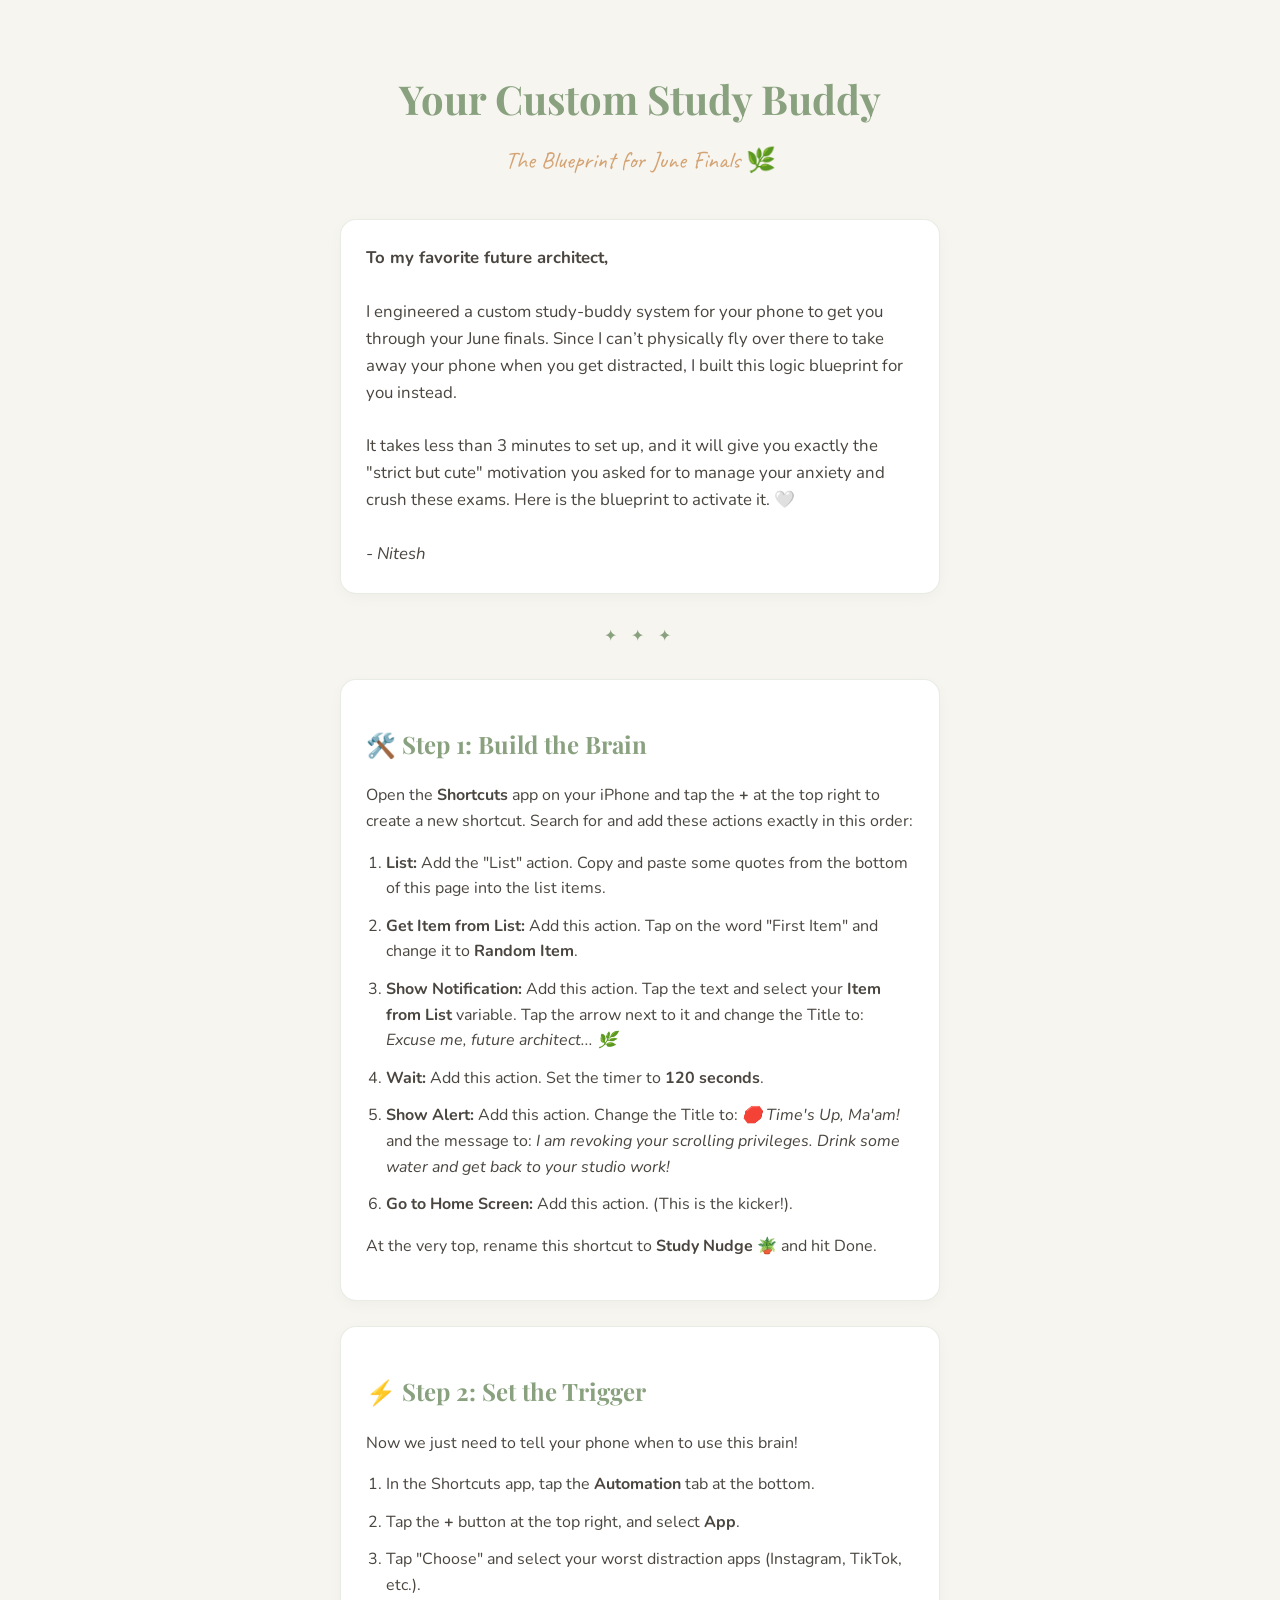
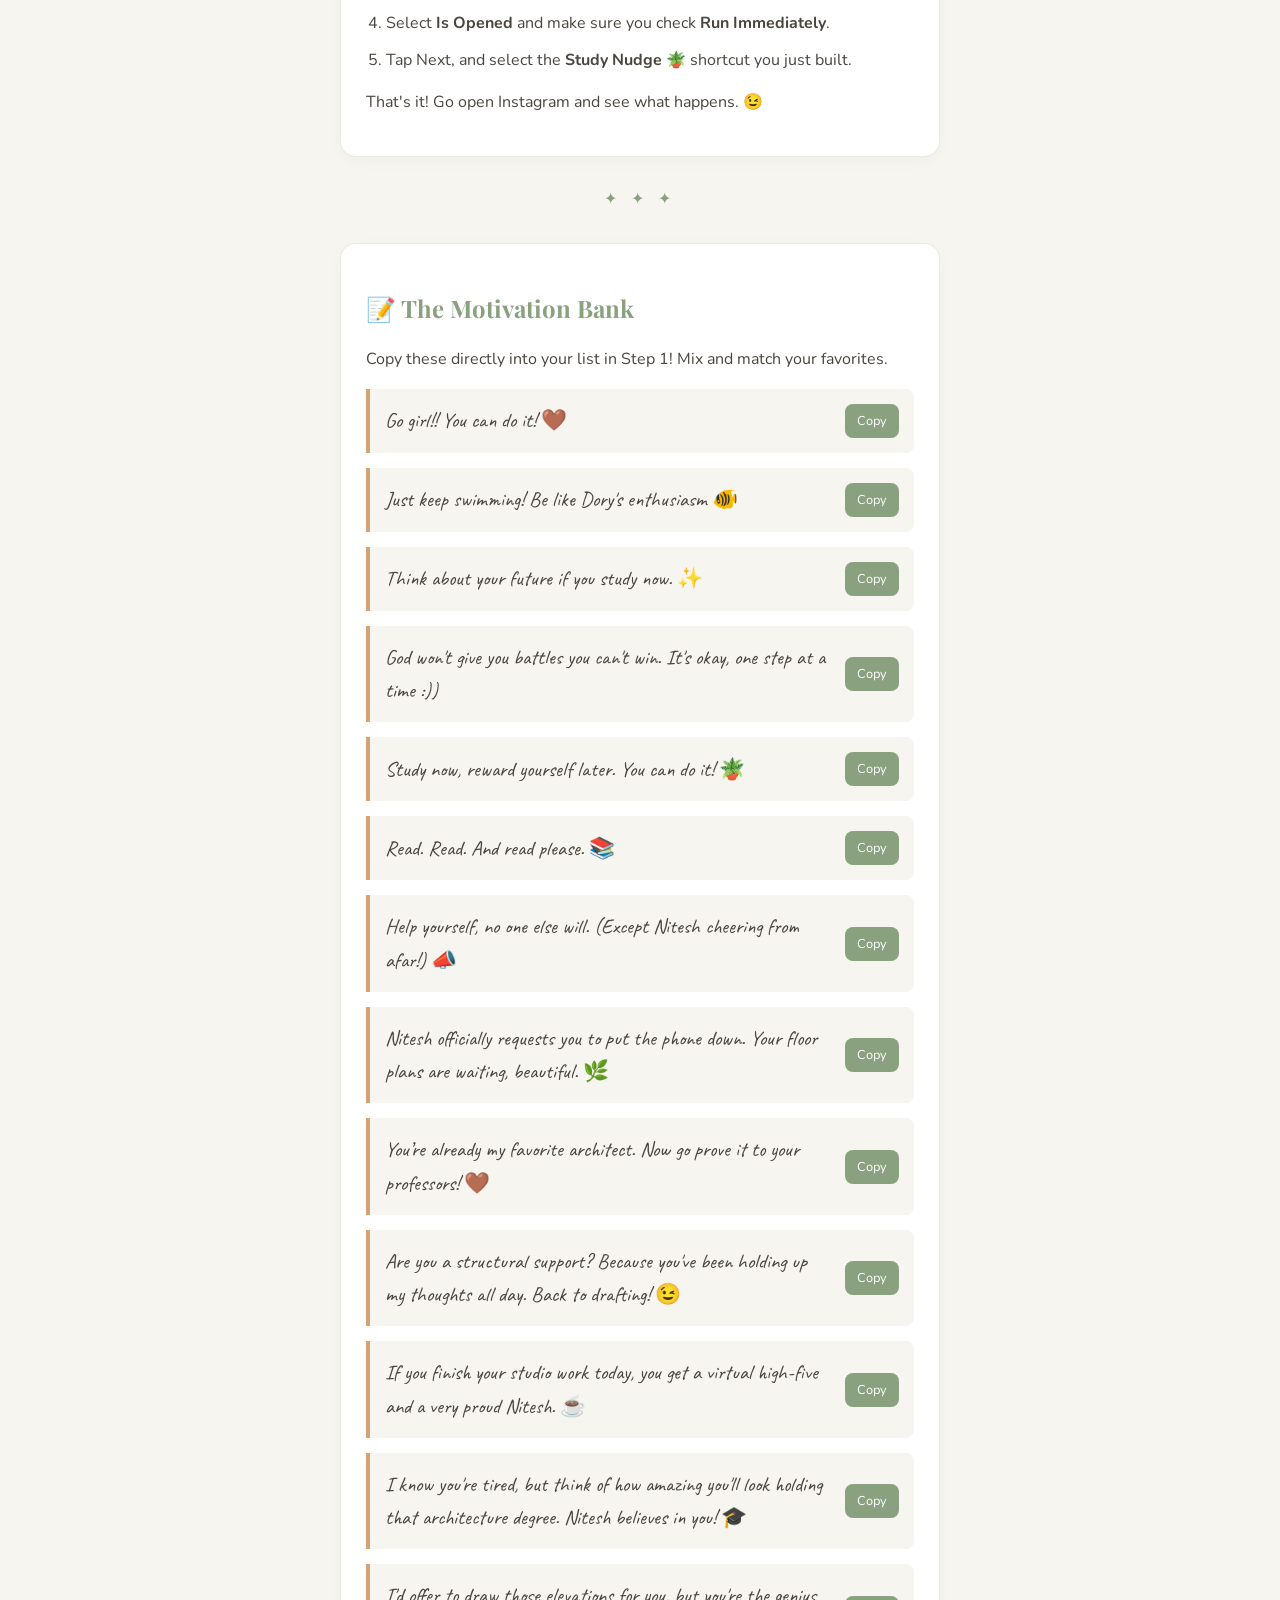
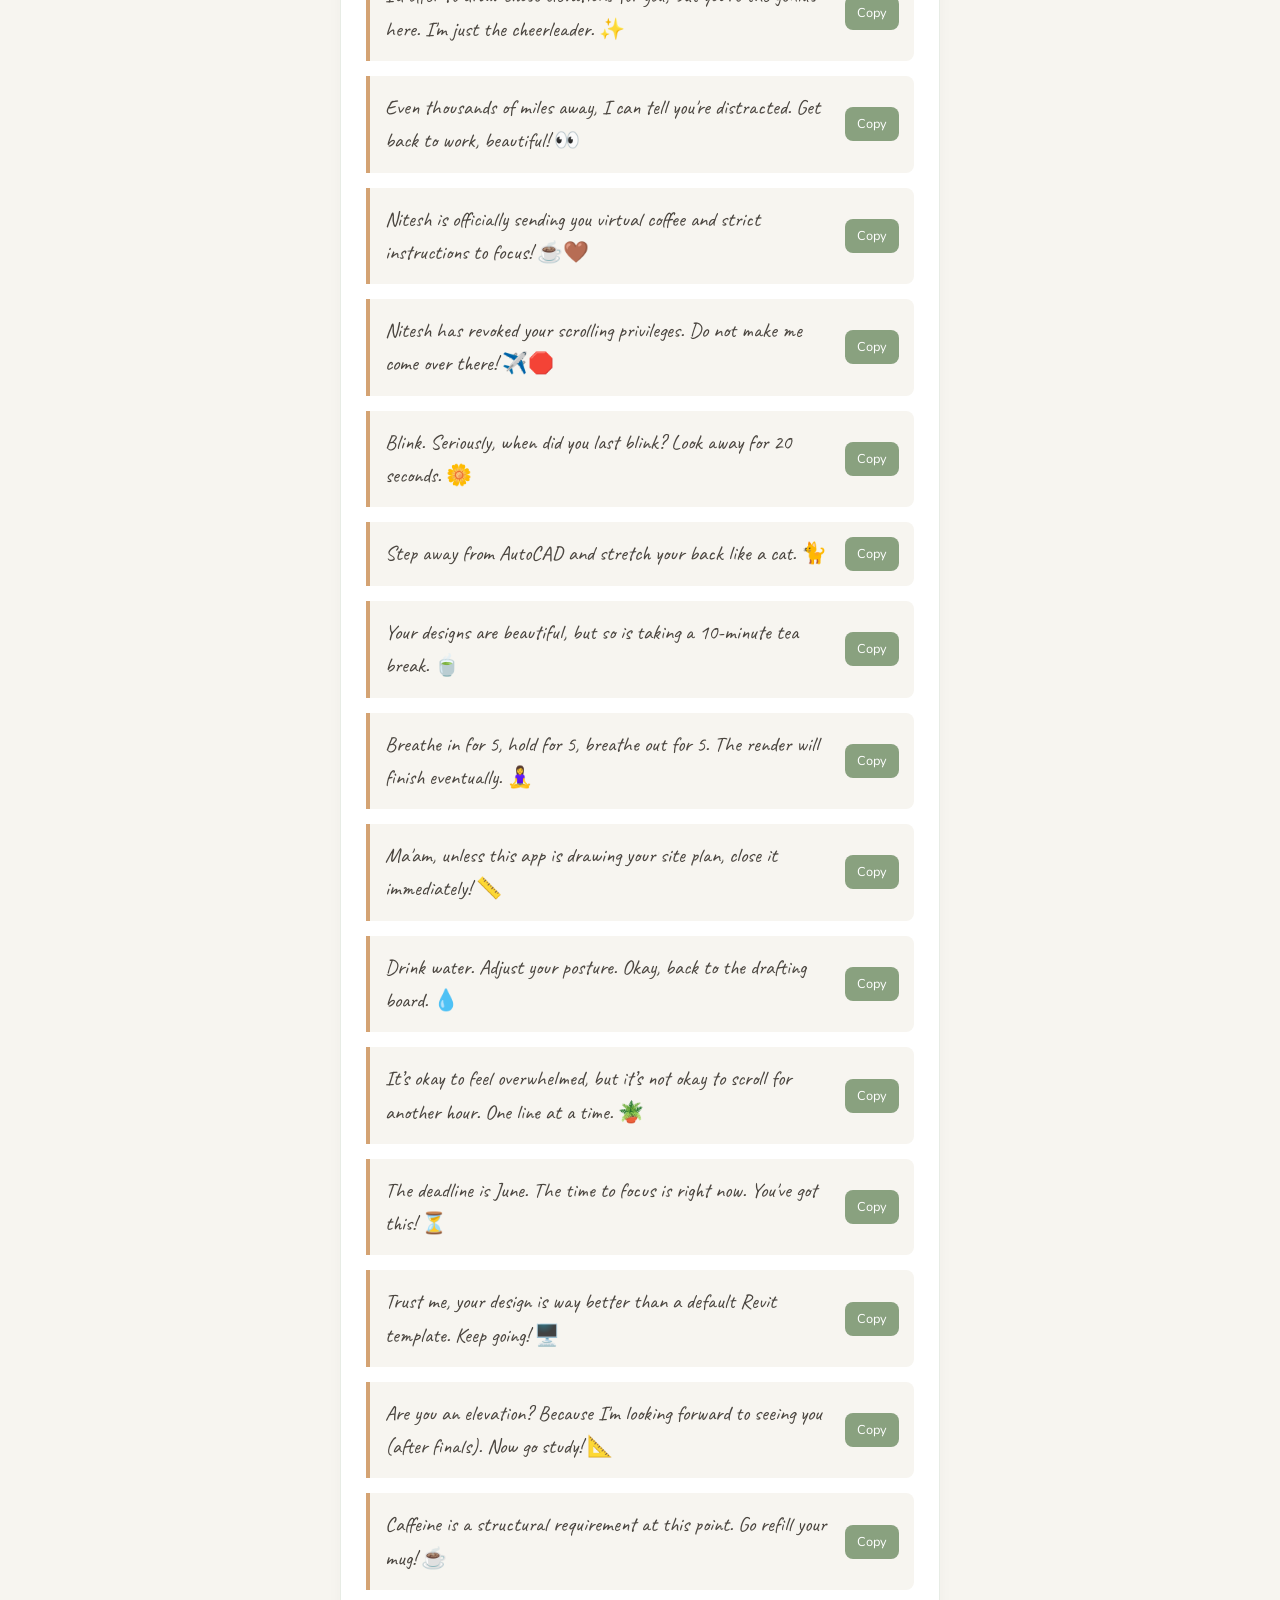
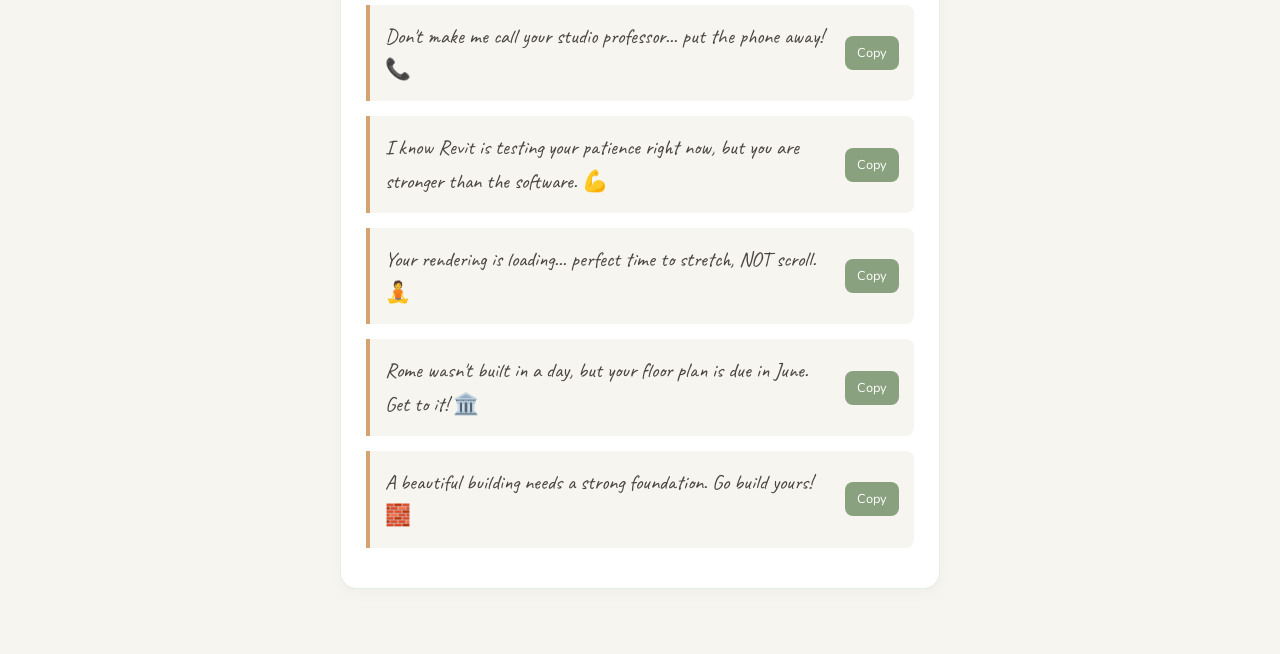
<file: surprise.html>
<!DOCTYPE html>
<html lang="en">
<head>
    <meta charset="UTF-8">
    <meta name="viewport" content="width=device-width, initial-scale=1.0">
    <title>Your Custom Study-Buddy System 🪴</title>
    <link rel="preconnect" href="https://fonts.googleapis.com">
    <link rel="preconnect" href="https://fonts.gstatic.com" crossorigin>
    <link href="https://fonts.googleapis.com/css2?family=Caveat:wght@400;600&family=Playfair+Display:ital,wght@0,400;0,600;1,400&family=Nunito:wght@300;400;600&display=swap" rel="stylesheet">
    <style>
        :root {
            --bg-color: #F7F5F0; /* Warm cream */
            --text-main: #4A453F; /* Earthy brown/grey */
            --accent-green: #89A17F; /* Sage green */
            --accent-orange: #D4A373; /* Muted terracotta */
            --card-bg: #FFFFFF;
        }

        body {
            background-color: var(--bg-color);
            color: var(--text-main);
            font-family: 'Nunito', sans-serif;
            line-height: 1.6;
            margin: 0;
            padding: 0;
            display: flex;
            justify-content: center;
        }

        .container {
            max-width: 600px;
            padding: 40px 20px;
        }

        h1, h2, h3 {
            font-family: 'Playfair Display', serif;
            color: var(--accent-green);
        }

        h1 {
            font-size: 2.5rem;
            text-align: center;
            margin-bottom: 10px;
        }

        .subtitle {
            text-align: center;
            font-family: 'Caveat', cursive;
            font-size: 1.5rem;
            color: var(--accent-orange);
            margin-bottom: 40px;
        }

        .card {
            background-color: var(--card-bg);
            border-radius: 16px;
            padding: 25px;
            margin-bottom: 25px;
            box-shadow: 0 4px 15px rgba(0,0,0,0.03);
            border: 1px solid rgba(137, 161, 127, 0.2);
        }

        .intro-text {
            font-size: 1.05rem;
            margin-bottom: 20px;
        }

        ol {
            padding-left: 20px;
        }

        li {
            margin-bottom: 12px;
        }

        .quote-box {
            background-color: var(--bg-color);
            border-left: 4px solid var(--accent-orange);
            padding: 15px;
            border-radius: 0 8px 8px 0;
            margin-bottom: 15px;
            display: flex;
            justify-content: space-between;
            align-items: center;
            font-family: 'Caveat', cursive;
            font-size: 1.3rem;
            gap: 15px;
        }

        .copy-btn {
            background-color: var(--accent-green);
            color: white;
            border: none;
            padding: 8px 12px;
            border-radius: 8px;
            cursor: pointer;
            font-family: 'Nunito', sans-serif;
            font-size: 0.8rem;
            transition: 0.2s;
            flex-shrink: 0;
        }

        .copy-btn:hover {
            background-color: #728868;
        }

        .divider {
            text-align: center;
            color: var(--accent-green);
            letter-spacing: 5px;
            margin: 30px 0;
        }
    </style>
</head>
<body>

    <div class="container">
        <h1>Your Custom Study Buddy</h1>
        <div class="subtitle">The Blueprint for June Finals 🌿</div>

        <div class="card intro-text">
            <strong>To my favorite future architect,</strong><br><br>
            I engineered a custom study-buddy system for your phone to get you through your June finals. Since I can’t physically fly over there to take away your phone when you get distracted, I built this logic blueprint for you instead.<br><br>
            It takes less than 3 minutes to set up, and it will give you exactly the "strict but cute" motivation you asked for to manage your anxiety and crush these exams. Here is the blueprint to activate it. 🤍 <br><br>
            <em>- Nitesh</em>
        </div>

        <div class="divider">✦ ✦ ✦</div>

        <div class="card">
            <h2>🛠️ Step 1: Build the Brain</h2>
            <p>Open the <strong>Shortcuts</strong> app on your iPhone and tap the <strong>+</strong> at the top right to create a new shortcut. Search for and add these actions exactly in this order:</p>
            <ol>
                <li><strong>List:</strong> Add the "List" action. Copy and paste some quotes from the bottom of this page into the list items.</li>
                <li><strong>Get Item from List:</strong> Add this action. Tap on the word "First Item" and change it to <strong>Random Item</strong>.</li>
                <li><strong>Show Notification:</strong> Add this action. Tap the text and select your <strong>Item from List</strong> variable. Tap the arrow next to it and change the Title to: <em>Excuse me, future architect... 🌿</em></li>
                <li><strong>Wait:</strong> Add this action. Set the timer to <strong>120 seconds</strong>.</li>
                <li><strong>Show Alert:</strong> Add this action. Change the Title to: <em>🛑 Time's Up, Ma'am!</em> and the message to: <em>I am revoking your scrolling privileges. Drink some water and get back to your studio work!</em></li>
                <li><strong>Go to Home Screen:</strong> Add this action. (This is the kicker!).</li>
            </ol>
            <p>At the very top, rename this shortcut to <strong>Study Nudge 🪴</strong> and hit Done.</p>
        </div>

        <div class="card">
            <h2>⚡️ Step 2: Set the Trigger</h2>
            <p>Now we just need to tell your phone when to use this brain!</p>
            <ol>
                <li>In the Shortcuts app, tap the <strong>Automation</strong> tab at the bottom.</li>
                <li>Tap the <strong>+</strong> button at the top right, and select <strong>App</strong>.</li>
                <li>Tap "Choose" and select your worst distraction apps (Instagram, TikTok, etc.).</li>
                <li>Select <strong>Is Opened</strong> and make sure you check <strong>Run Immediately</strong>.</li>
                <li>Tap Next, and select the <strong>Study Nudge 🪴</strong> shortcut you just built.</li>
            </ol>
            <p>That's it! Go open Instagram and see what happens. 😉</p>
        </div>

        <div class="divider">✦ ✦ ✦</div>

        <div class="card">
            <h2>📝 The Motivation Bank</h2>
            <p>Copy these directly into your list in Step 1! Mix and match your favorites.</p>
            
            <div class="quote-box">
                <span class="quote-text">Go girl!! You can do it! 🤎</span>
                <button class="copy-btn" onclick="copyQuote(this)">Copy</button>
            </div>
            <div class="quote-box">
                <span class="quote-text">Just keep swimming! Be like Dory's enthusiasm 🐠</span>
                <button class="copy-btn" onclick="copyQuote(this)">Copy</button>
            </div>
            <div class="quote-box">
                <span class="quote-text">Think about your future if you study now. ✨</span>
                <button class="copy-btn" onclick="copyQuote(this)">Copy</button>
            </div>
            <div class="quote-box">
                <span class="quote-text">God won't give you battles you can't win. It's okay, one step at a time :))</span>
                <button class="copy-btn" onclick="copyQuote(this)">Copy</button>
            </div>
            <div class="quote-box">
                <span class="quote-text">Study now, reward yourself later. You can do it! 🪴</span>
                <button class="copy-btn" onclick="copyQuote(this)">Copy</button>
            </div>
            <div class="quote-box">
                <span class="quote-text">Read. Read. And read please. 📚</span>
                <button class="copy-btn" onclick="copyQuote(this)">Copy</button>
            </div>
            <div class="quote-box">
                <span class="quote-text">Help yourself, no one else will. (Except Nitesh cheering from afar!) 📣</span>
                <button class="copy-btn" onclick="copyQuote(this)">Copy</button>
            </div>

            <div class="quote-box">
                <span class="quote-text">Nitesh officially requests you to put the phone down. Your floor plans are waiting, beautiful. 🌿</span>
                <button class="copy-btn" onclick="copyQuote(this)">Copy</button>
            </div>
            <div class="quote-box">
                <span class="quote-text">You’re already my favorite architect. Now go prove it to your professors! 🤎</span>
                <button class="copy-btn" onclick="copyQuote(this)">Copy</button>
            </div>
            <div class="quote-box">
                <span class="quote-text">Are you a structural support? Because you've been holding up my thoughts all day. Back to drafting! 😉</span>
                <button class="copy-btn" onclick="copyQuote(this)">Copy</button>
            </div>
            <div class="quote-box">
                <span class="quote-text">If you finish your studio work today, you get a virtual high-five and a very proud Nitesh. ☕</span>
                <button class="copy-btn" onclick="copyQuote(this)">Copy</button>
            </div>
            <div class="quote-box">
                <span class="quote-text">I know you're tired, but think of how amazing you'll look holding that architecture degree. Nitesh believes in you! 🎓</span>
                <button class="copy-btn" onclick="copyQuote(this)">Copy</button>
            </div>
            <div class="quote-box">
                <span class="quote-text">I'd offer to draw those elevations for you, but you're the genius here. I'm just the cheerleader. ✨</span>
                <button class="copy-btn" onclick="copyQuote(this)">Copy</button>
            </div>
            <div class="quote-box">
                <span class="quote-text">Even thousands of miles away, I can tell you're distracted. Get back to work, beautiful! 👀</span>
                <button class="copy-btn" onclick="copyQuote(this)">Copy</button>
            </div>
            <div class="quote-box">
                <span class="quote-text">Nitesh is officially sending you virtual coffee and strict instructions to focus! ☕🤎</span>
                <button class="copy-btn" onclick="copyQuote(this)">Copy</button>
            </div>

            <div class="quote-box">
                <span class="quote-text">Nitesh has revoked your scrolling privileges. Do not make me come over there! ✈️🛑</span>
                <button class="copy-btn" onclick="copyQuote(this)">Copy</button>
            </div>
            <div class="quote-box">
                <span class="quote-text">Blink. Seriously, when did you last blink? Look away for 20 seconds. 🌼</span>
                <button class="copy-btn" onclick="copyQuote(this)">Copy</button>
            </div>
            <div class="quote-box">
                <span class="quote-text">Step away from AutoCAD and stretch your back like a cat. 🐈</span>
                <button class="copy-btn" onclick="copyQuote(this)">Copy</button>
            </div>
            <div class="quote-box">
                <span class="quote-text">Your designs are beautiful, but so is taking a 10-minute tea break. 🍵</span>
                <button class="copy-btn" onclick="copyQuote(this)">Copy</button>
            </div>
            <div class="quote-box">
                <span class="quote-text">Breathe in for 5, hold for 5, breathe out for 5. The render will finish eventually. 🧘‍♀️</span>
                <button class="copy-btn" onclick="copyQuote(this)">Copy</button>
            </div>
            <div class="quote-box">
                <span class="quote-text">Ma'am, unless this app is drawing your site plan, close it immediately! 📏</span>
                <button class="copy-btn" onclick="copyQuote(this)">Copy</button>
            </div>
            <div class="quote-box">
                <span class="quote-text">Drink water. Adjust your posture. Okay, back to the drafting board. 💧</span>
                <button class="copy-btn" onclick="copyQuote(this)">Copy</button>
            </div>
            <div class="quote-box">
                <span class="quote-text">It’s okay to feel overwhelmed, but it’s not okay to scroll for another hour. One line at a time. 🪴</span>
                <button class="copy-btn" onclick="copyQuote(this)">Copy</button>
            </div>
            <div class="quote-box">
                <span class="quote-text">The deadline is June. The time to focus is right now. You've got this! ⏳</span>
                <button class="copy-btn" onclick="copyQuote(this)">Copy</button>
            </div>

            <div class="quote-box">
                <span class="quote-text">Trust me, your design is way better than a default Revit template. Keep going! 🖥️</span>
                <button class="copy-btn" onclick="copyQuote(this)">Copy</button>
            </div>
            <div class="quote-box">
                <span class="quote-text">Are you an elevation? Because I'm looking forward to seeing you (after finals). Now go study! 📐</span>
                <button class="copy-btn" onclick="copyQuote(this)">Copy</button>
            </div>
            <div class="quote-box">
                <span class="quote-text">Caffeine is a structural requirement at this point. Go refill your mug! ☕</span>
                <button class="copy-btn" onclick="copyQuote(this)">Copy</button>
            </div>
            <div class="quote-box">
                <span class="quote-text">Don't make me call your studio professor... put the phone away! 📞</span>
                <button class="copy-btn" onclick="copyQuote(this)">Copy</button>
            </div>
            <div class="quote-box">
                <span class="quote-text">I know Revit is testing your patience right now, but you are stronger than the software. 💪</span>
                <button class="copy-btn" onclick="copyQuote(this)">Copy</button>
            </div>
            <div class="quote-box">
                <span class="quote-text">Your rendering is loading... perfect time to stretch, NOT scroll. 🧘</span>
                <button class="copy-btn" onclick="copyQuote(this)">Copy</button>
            </div>
            <div class="quote-box">
                <span class="quote-text">Rome wasn't built in a day, but your floor plan is due in June. Get to it! 🏛️</span>
                <button class="copy-btn" onclick="copyQuote(this)">Copy</button>
            </div>
            <div class="quote-box">
                <span class="quote-text">A beautiful building needs a strong foundation. Go build yours! 🧱</span>
                <button class="copy-btn" onclick="copyQuote(this)">Copy</button>
            </div>
        </div>

    </div>

    <script>
        function copyQuote(button) {
            const quoteText = button.previousElementSibling.innerText;
            navigator.clipboard.writeText(quoteText).then(() => {
                const originalText = button.innerText;
                button.innerText = "Copied!";
                button.style.backgroundColor = "#D4A373";
                setTimeout(() => {
                    button.innerText = originalText;
                    button.style.backgroundColor = "#89A17F";
                }, 2000);
            });
        }
    </script>
</body>
</html>
</file>
